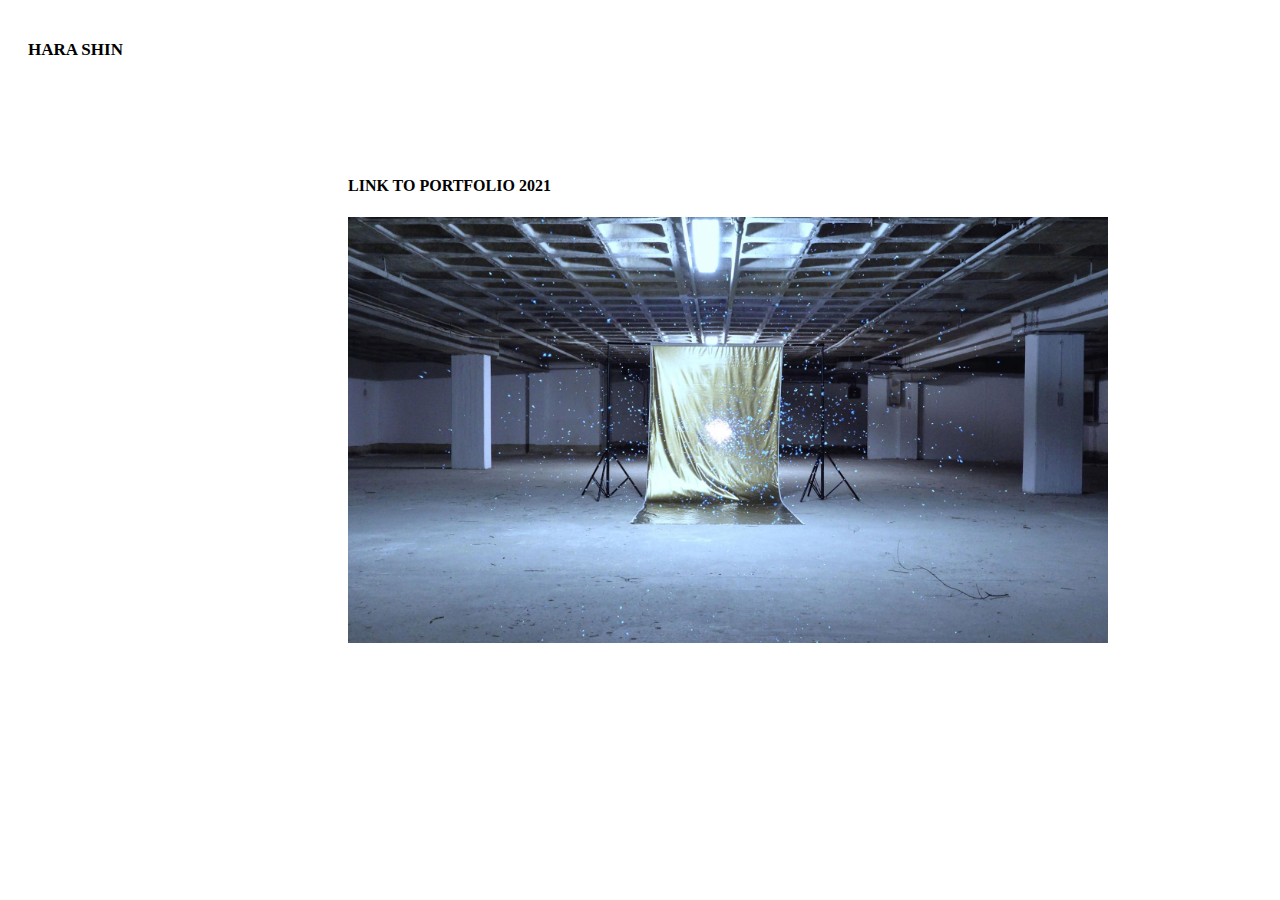
<file: index.html>
<!DOCTYPE html>
<html>
<head>
    <title>HARA SHIN</title>    
    <link rel="stylesheet" href="style.css">
    
</head>

<body>

    <a class="active"><strong>HARA SHIN</strong></a>
    <br>    
    <br>
        
    <div id="grid">
        <div>
            <!-- <h4><a href="news.html"> NEWS</a></h4>
            <h4><a href="works.html"> WORKS</a></h4>
            <h4><a href="about.html"> ABOUT</a></h4> 
            <h4><a href="contact.html"> CONTACT</a></h4> -->
        </div>    
         <div>
            <h4><a href="https://indd.adobe.com/view/d00bb7b5-4a03-4325-88a7-4ae4c9863ed5 "> LINK TO PORTFOLIO 2021</a></h4>
            <img src="webbg.jpg" width="100%">
        </div>
    </div>

</body>
</html>
</file>
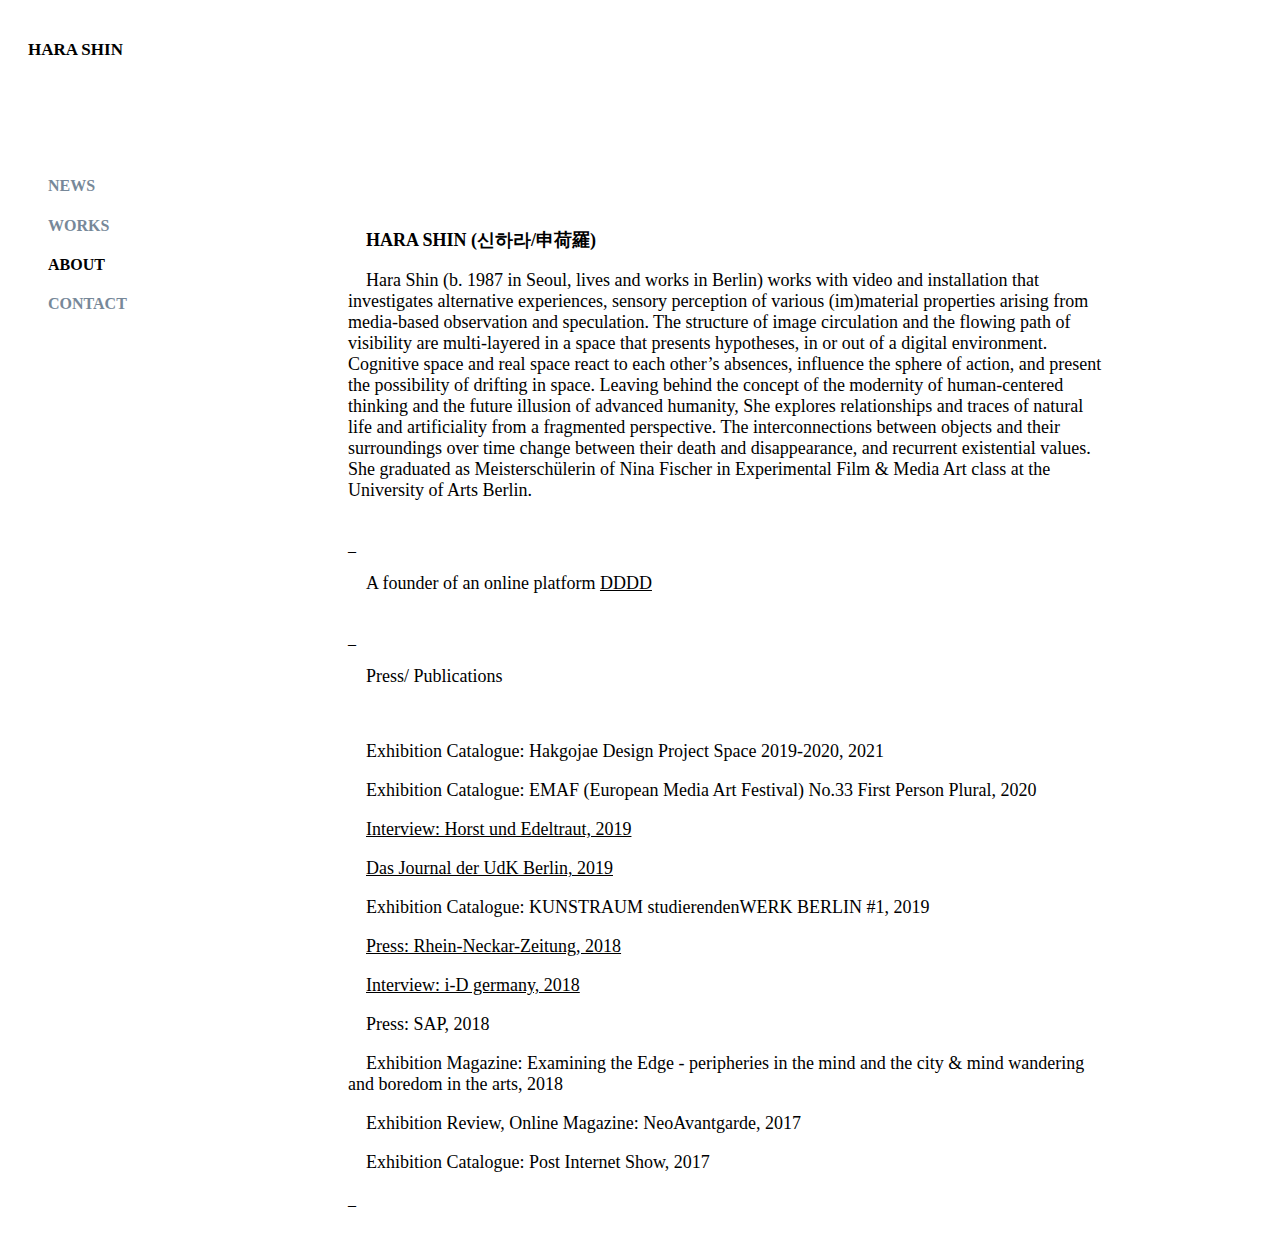
<file: about.html>
<!DOCTYPE html>
<meta charset="utf-8">
<html>
<head>
    
    <title>HARA SHIN</title> 
    <link rel="stylesheet" href="style.css">

</head>

<body>

    <a class="active"><strong>HARA SHIN</strong></a>
    <br>    
    <br>
        
    <div id="grid">
        <div>
            <h4><a href="news.html" class="unchecked"> NEWS</a></h4>
            <h4><a href="works.html" class="unchecked"> WORKS</a></h4>
            <h4><a href="about.html"> ABOUT</a></h4> 
            <h4><a href="contact.html" class="unchecked"> CONTACT</a></h4>
        </div>    

        <div>
       
            <br>
            <br>
            <br>   
             <!-- <p><strong>ABOUT</strong></p> -->     
            <p><strong>HARA SHIN (신하라/申荷羅)</strong></p>
            <p>Hara Shin (b. 1987 in Seoul, lives and works in Berlin) works with video and installation that investigates alternative experiences, sensory perception of various (im)material properties arising from media-based observation and speculation. The structure of image circulation and the flowing path of visibility are multi-layered in a space that presents hypotheses, in or out of a digital environment. Cognitive space and real space react to each other’s absences, influence the sphere of action, and present the possibility of drifting in space. Leaving behind the concept of the modernity of human-centered thinking and the future illusion of advanced humanity, She explores relationships and traces of natural life and artificiality from a fragmented perspective. The interconnections between objects and their surroundings over time change between their death and disappearance, and recurrent existential values. 
            She graduated as Meisterschülerin of Nina Fischer in Experimental Film & Media Art class at the University of Arts Berlin.  </p>
            <br>
            _
            <br>
            <p>A founder of an online platform <a href="http://0000-dddd.com/en" target="blank"><u>DDDD</u></a></p>
            <br>
            _
            <br>
            <p>Press/ Publications</p>
            <br> 
            <p>Exhibition Catalogue: Hakgojae Design Project Space 2019-2020, 2021</p>
            <p>Exhibition Catalogue: EMAF (European Media Art Festival) No.33 First Person Plural, 2020</p>
            <p><a href="http://www.horstundedeltraut.com/invisible-immaterial-intangible/" target="_blank"><u>Interview: Horst und Edeltraut, 2019</u></a></p>
            <p><a href="https://www.udk-berlin.de/service/stabsstelle-presse-kommunikation/das-journal-der-udk-berlin/journal-7-wiederholung/" target="_blank"><u>Das Journal der UdK Berlin, 2019</u></a></p>
            <p>Exhibition Catalogue: KUNSTRAUM studierendenWERK BERLIN #1, 2019</p>
            <p><a href="https://www.rnz.de/nachrichten/wiesloch_artikel,-sap-kunstausstellung-walldorf-die-grosse-sehnsucht-und-freiheit-junger-kuenstler-_arid,396742.html" target="_blank"><u>Press: Rhein-Neckar-Zeitung, 2018</u></a></p>
            <p><a href="https://i-d.vice.com/de/article/9k7p9v/young-talents-ausstellung-udk-berlin?utm_source=idfbde&utm_medium=link" target="_blank"><u>Interview: i-D germany, 2018</u></a></p>
            <p>Press: SAP, 2018</p>
            <p>Exhibition Magazine: Examining the Edge - peripheries in the mind and the city & mind wandering and boredom in the arts, 2018</p>
            <p>Exhibition Review, Online Magazine: NeoAvantgarde, 2017</p>
            <p>Exhibition Catalogue: Post Internet Show, 2017</p>
            _
            <br>
        </div>
    </div>

</body>
</html>
</file>
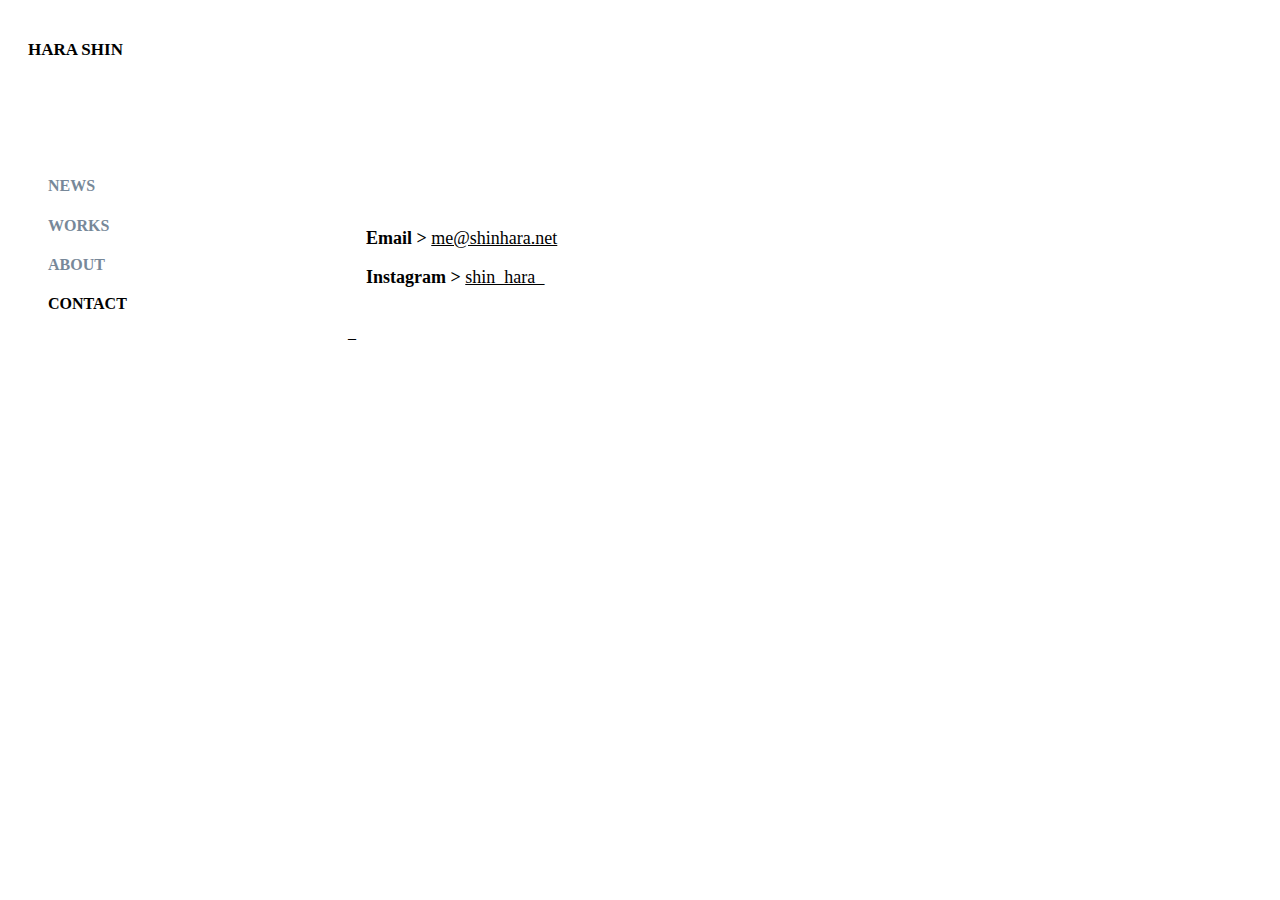
<file: contact.html>
<!DOCTYPE html>
<html>
<head>
    
    <title>HARA SHIN</title>  
    <link rel="stylesheet" href="style.css">

</head>

<body>

    <a class="active"><strong>HARA SHIN</strong></a>
    <br>    
    <br>
        
    <div id="grid">
        <div>
            <h4><a href="news.html" class="unchecked"> NEWS</a></h4>
            <h4><a href="works.html" class="unchecked"> WORKS</a></h4>
            <h4><a href="about.html" class="unchecked"> ABOUT</a></h4> 
            <h4><a href="contact.html"> CONTACT</a></h4>
        </div>    
       
        <div>
        
            <br>
            <br>
            <br>
            <!-- <p><strong>CONTACT</strong></p> -->
            <p><strong>Email >  </strong><a href="mailto:me@shinhara.net" target="_blank"><u>me@shinhara.net</u></a></p>
            <p><strong>Instagram  >  </strong><a href="https://www.instagram.com/shin_hara_/" target="_blank"><u> shin_hara_</u></a></p>
            <br>
            _
            <br>
        </div>
    </div>

</body>
</html>
</file>
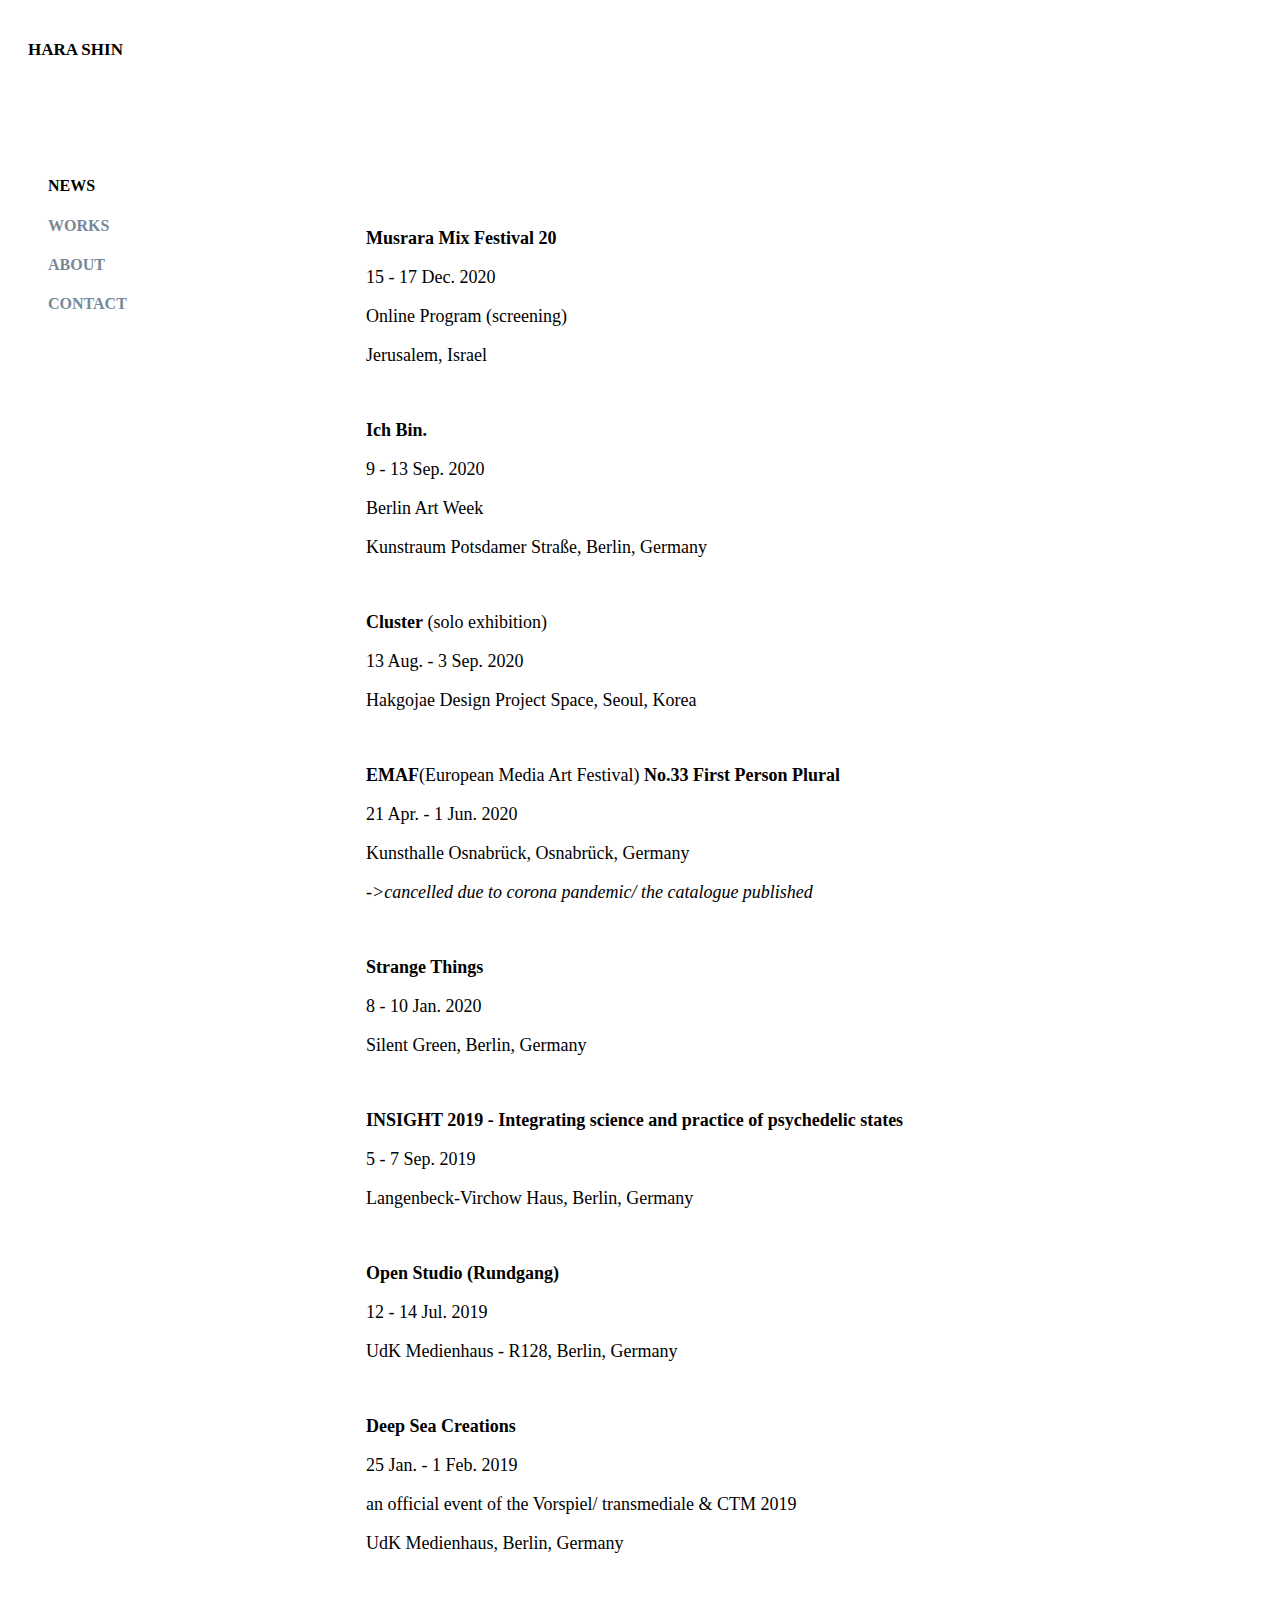
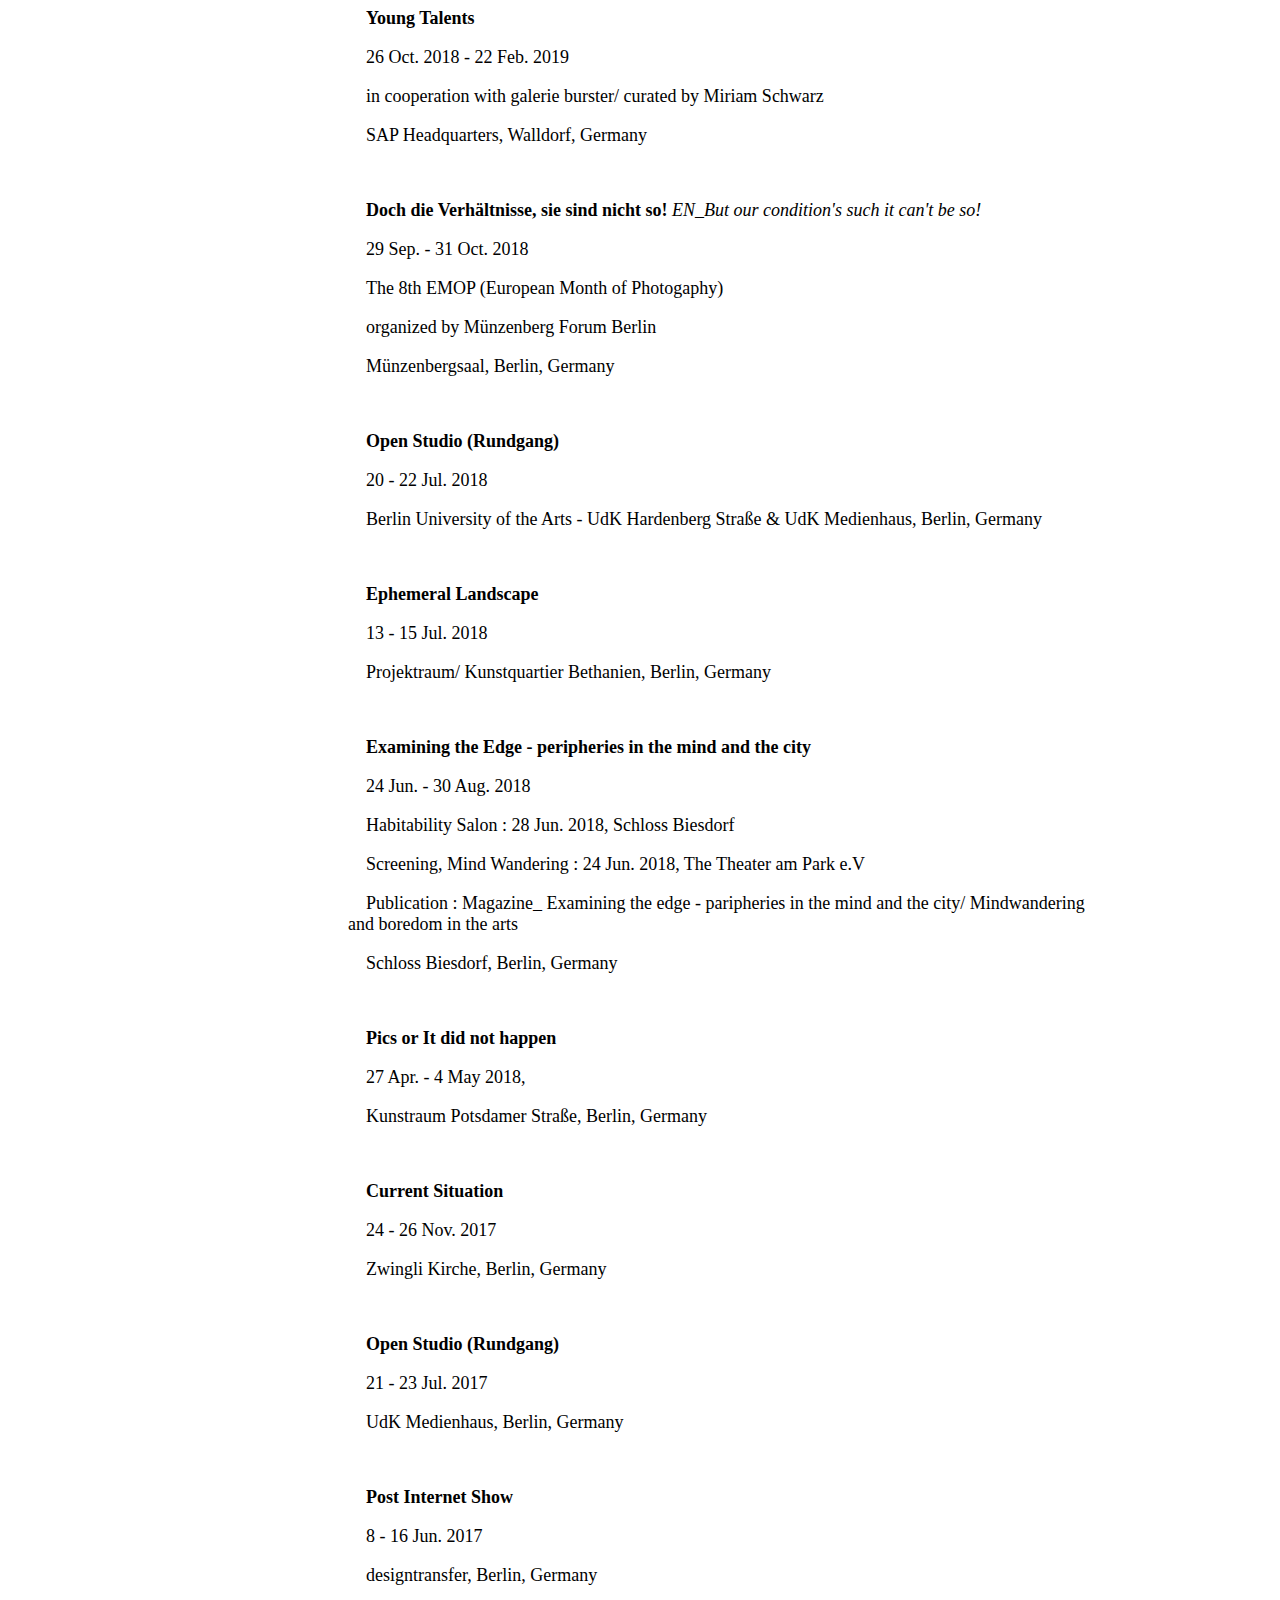
<file: news.html>
<!DOCTYPE html>
<html>
<head>
    
    <title>HARA SHIN</title>    
    <link rel="stylesheet" href="style.css">

</head>

<body>

    <a class="active"><strong>HARA SHIN</strong></a>
    <br>    
    <br>
    <div id="grid">
        <div>
            <h4><a href="news.html"> NEWS</a></h4>
            <h4><a href="works.html" class="unchecked"> WORKS</a></h4>
            <h4><a href="about.html" class="unchecked"> ABOUT</a></h4> 
            <h4><a href="contact.html" class="unchecked"> CONTACT</a></h4>
        </div>    
    
        <div>
            
            <!-- <p><strong>NEWS</strong></p> -->
            <!-- <i>since Jun. 2017</i> -->
            <br>
            <br>
            <br>
            <p><strong>Musrara Mix Festival 20</strong></p> 
            <p>15 - 17 Dec. 2020</p> 
            <p>Online Program (screening)</p>
            <p>Jerusalem, Israel</p>
            <br>
            <p><strong>Ich Bin.</strong></p> 
            <p>9 - 13 Sep. 2020</p> 
            <p>Berlin Art Week</p>
            <p>Kunstraum Potsdamer Straße, Berlin, Germany</p>
            <br>
            <p><strong>Cluster</strong> (solo exhibition)</p> 
            <p>13 Aug. - 3 Sep. 2020</p> 
            <p>Hakgojae Design Project Space, Seoul, Korea</p>
            <br>
            <p><strong>EMAF</strong>(European Media Art Festival)<strong> No.33 First Person Plural</strong></p> 
            <p>21 Apr. - 1 Jun. 2020</p> 
            <p>Kunsthalle Osnabrück, Osnabrück, Germany</p>
            <p><i>->cancelled due to corona pandemic/ the catalogue published</i></p>
            <br>
            <p><strong>Strange Things</strong></p> 
            <p>8 - 10 Jan. 2020</p> 
            <p>Silent Green, Berlin, Germany</p>
            <br>
            <p><strong>INSIGHT 2019 - Integrating science and practice of psychedelic states</strong></p> 
            <p>5 - 7 Sep. 2019</p> 
            <p>Langenbeck-Virchow Haus, Berlin, Germany</p>
            <br>
            <p><strong>Open Studio (Rundgang)</strong></p> 
            <p>12 - 14 Jul. 2019</p> 
            <p>UdK Medienhaus - R128, Berlin, Germany</p>
            <br>
            <p><strong>Deep Sea Creations</strong></p> 
            <p>25 Jan. - 1 Feb. 2019</p> 
            <p>an official event of the Vorspiel/ transmediale & CTM 2019</p>
            <p>UdK Medienhaus, Berlin, Germany</p>
            <br>
            <p><strong>Young Talents</strong></p> 
            <p>26 Oct. 2018 - 22 Feb. 2019</p> 
            <p>in cooperation with galerie burster/ curated by Miriam Schwarz</p>
            <p>SAP Headquarters, Walldorf, Germany</p>
            <br>
            <p><strong>Doch die Verhältnisse, sie sind nicht so!</strong><i> EN_But our condition's such it can't be so!</i></p> 
            <p>29 Sep. - 31 Oct. 2018</p> 
            <p>The 8th EMOP (European Month of Photogaphy)</p>
            <p>organized by Münzenberg Forum Berlin</p>
            <p>Münzenbergsaal, Berlin, Germany</p>
            <br>
            <p><strong>Open Studio (Rundgang)</strong></p> 
            <p>20 - 22 Jul. 2018</p> 
            <p>Berlin University of the Arts - UdK Hardenberg Straße & UdK Medienhaus, Berlin, Germany</p>
            <br>
            <p><strong>Ephemeral Landscape</strong></p> 
            <p>13 - 15 Jul. 2018</p> 
            <p>Projektraum/ Kunstquartier Bethanien, Berlin, Germany</p>
            <br>
            <p><strong>Examining the Edge - peripheries in the mind and the city</strong></p> 
            <p>24 Jun. - 30 Aug. 2018</p> 
            <p>Habitability Salon : 28 Jun. 2018, Schloss Biesdorf</p>
            <p>Screening, Mind Wandering : 24 Jun. 2018, The Theater am Park e.V</p>
            <p>Publication : Magazine_ Examining the edge - paripheries in the mind and the city/ Mindwandering and boredom in the arts</p>
            <p>Schloss Biesdorf, Berlin, Germany</p>
            <br>
            <p><strong>Pics or It did not happen</strong></p> 
            <p>27 Apr. - 4 May 2018,</p> 
            <p>Kunstraum Potsdamer Straße, Berlin, Germany</p>
            <br>
            <p><strong>Current Situation</strong></p> 
            <p>24 - 26 Nov. 2017</p> 
            <p>Zwingli Kirche, Berlin, Germany</p>
            <br>
            <p><strong>Open Studio (Rundgang)</strong></p> 
            <p>21 - 23 Jul. 2017</p> 
            <p>UdK Medienhaus, Berlin, Germany</p>
            <br>
            <p><strong>Post Internet Show</strong></p> 
            <p>8 - 16 Jun. 2017</p> 
            <p>designtransfer, Berlin, Germany</p>
        </div>  
    </div>
</body>
</html>
</file>
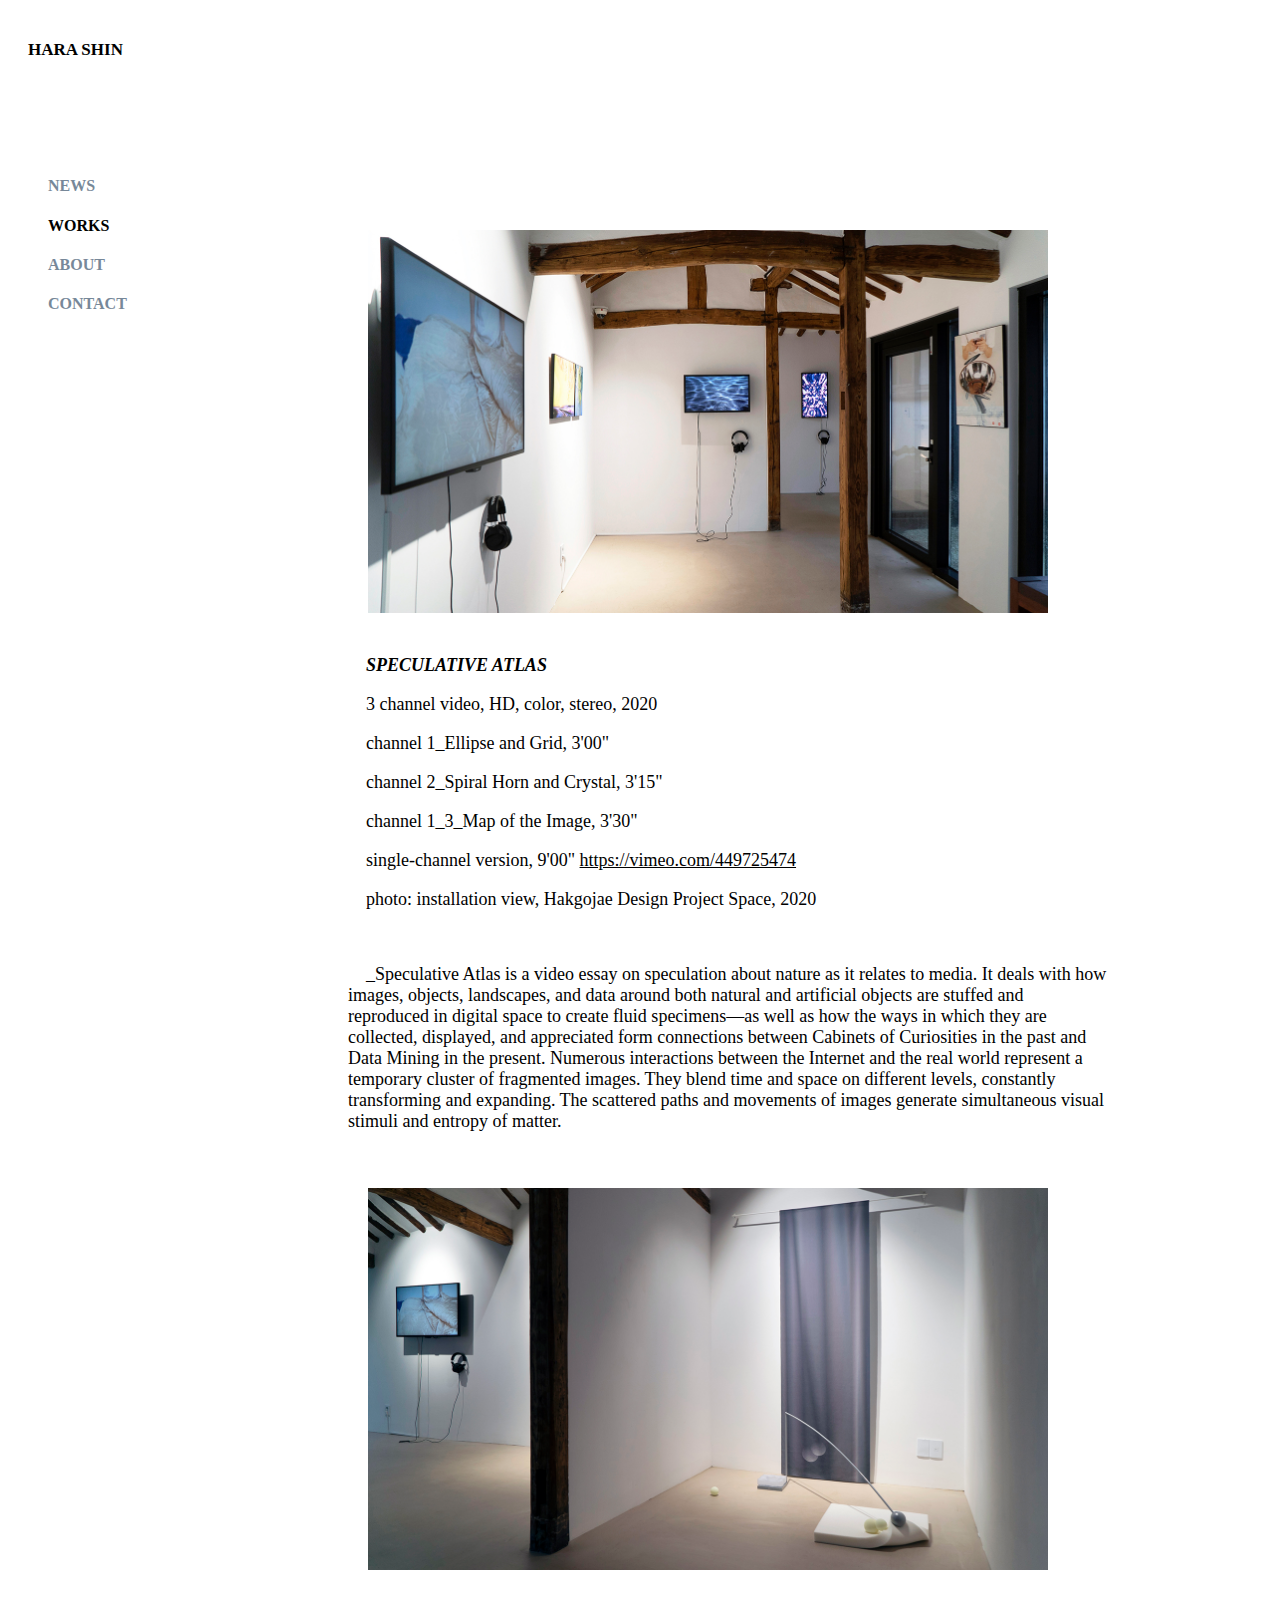
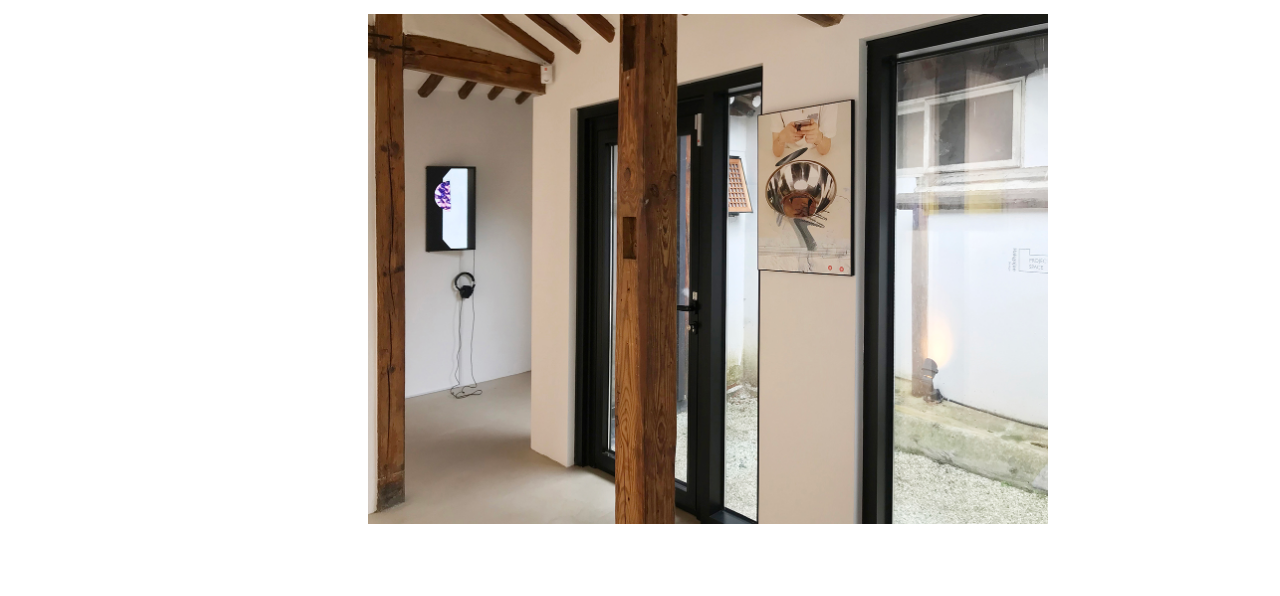
<file: speculativeatlas.html>
<!DOCTYPE html>
<html>
<head>
    <meta charset="UTF-8">
    <title>HARA SHIN</title>  
    <link rel="stylesheet" href="style.css">
</head>
<body>
    <a class="active"><strong>HARA SHIN</strong></a>
    <br>    
    <br>
        
    <div id="grid">
        <div>
            <h4><a href="news.html" class="unchecked"> NEWS</a></h4>
            <h4><a href="works.html"> WORKS</a></h4>
            <h4><a href="about.html" class="unchecked"> ABOUT</a></h4> 
            <h4><a href="contact.html" class="unchecked"> CONTACT</a></h4>
        </div>    

        <div>
            <br>
            <br>
            <br>
            <div class="imageContainer">
                <img src="Hakgojae Design PROJECT SPACE Installation view_01.jpg" width="680px">
            </div>
            <p><strong><i>SPECULATIVE ATLAS</i></strong></p>
            <p>3 channel video, HD, color, stereo, 2020</p>
            <p>channel 1_Ellipse and Grid, 3'00" </p>
            <p>channel 2_Spiral Horn and Crystal, 3'15" </p>
            <p>channel 1_3_Map of the Image, 3'30" </p>
            <p>single-channel version, 9'00" <a href="https://vimeo.com/449725474  " target="_blank"><u>https://vimeo.com/449725474  </u></a> </p>
            <p>photo: installation view, Hakgojae Design Project Space, 2020</p>
            <br>
            
            <p> _Speculative Atlas is a video essay on speculation about nature as it relates to media. It deals with how images, objects, landscapes, and data around both natural and artificial objects are stuffed and reproduced in digital space to create fluid specimens—as well as how the ways in which they are collected, displayed, and appreciated form connections between Cabinets of Curiosities in the past and Data Mining in the present. Numerous interactions between the Internet and the real world represent a temporary cluster of fragmented images. They blend time and space on different levels, constantly transforming and expanding. The scattered paths and movements of images generate simultaneous visual stimuli and entropy of matter.
            </p>
            <br>
            <div class="imageContainer">
                <img src="Hakgojae Design PROJECT SPACE Installation view_04.jpg" width="680px">
            </div>
            <div class="imageContainer">
                <img src="IMG_6298 copy.jpg" width="680px">
            </div>
        </div>
    </div>
    
</body>
</html>
</file>
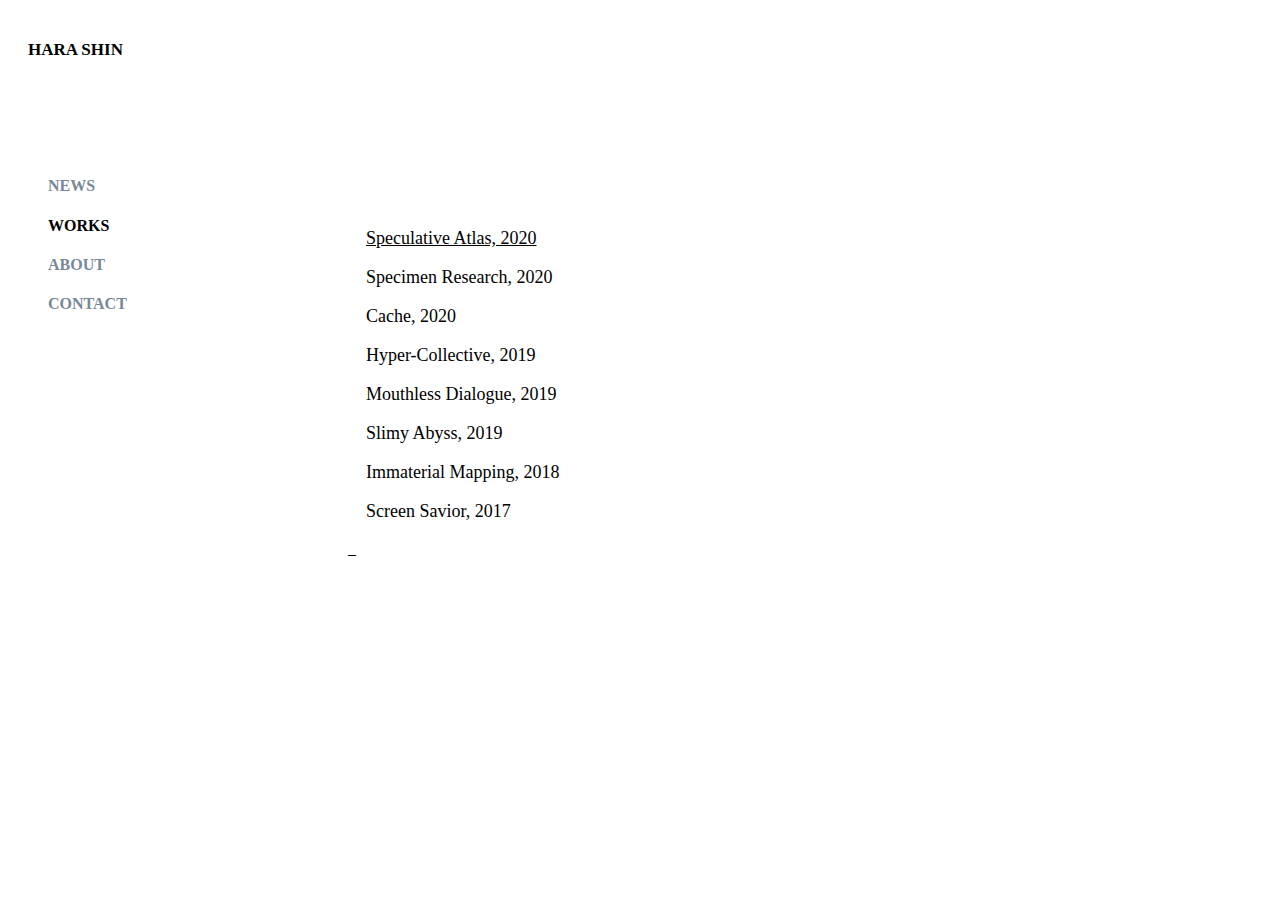
<file: works.html>
<!DOCTYPE html>
<html>
<head>
   
    <title>HARA SHIN</title>    
    <link rel="stylesheet" href="style.css">

</head>

<body>

    <a class="active"><strong>HARA SHIN</strong></a>
    <br>    
    <br>
        
    <div id="grid">
        <div>
            <h4><a href="news.html" class="unchecked"> NEWS</a></h4>
            <h4><a href="works.html"> WORKS</a></h4>
            <h4><a href="about.html" class="unchecked"> ABOUT</a></h4> 
            <h4><a href="contact.html" class="unchecked"> CONTACT</a></h4>
        </div>    
    
        <div>
            <!-- <p><strong>WORKS</strong></p> -->
            <br> 
            <br> 
            <br>
            <p><a href="speculativeatlas.html"><u>Speculative Atlas, 2020</u></a></p>
            <p>Specimen Research, 2020</p>
            <p>Cache, 2020</p>
            <p>Hyper-Collective, 2019</p>
            <p>Mouthless Dialogue, 2019</p> 
            <p>Slimy Abyss, 2019</p>
            <p>Immaterial Mapping, 2018</p>
            <p>Screen Savior, 2017</p>
            _
            <br>
        </div>
    </div>



</body>
</html>
</file>
<file: style.css>
#grid {
    display: grid;
    grid-template-columns: 300px 1fr;
}
.active {
    /* border-bottom:1px solid gray; */
    border-right: 0px;
    padding: 20px;
    display: block;
    font-size: 17px;
    margin-top: 20px;
}
a {
    color:black;
    text-decoration: none;
}
.unchecked {
    color:lightslategrey;
}
p {
    font-size: 18px;
    text-indent: 1em;
}
div {
    /* border-right: 1px solid gray; */
    
    padding: 20px;
    margin: 0px;
    max-width: 1100px;
}
@media(max-width:700px){
    #grid{
        display: block;
    }
}
</file>
